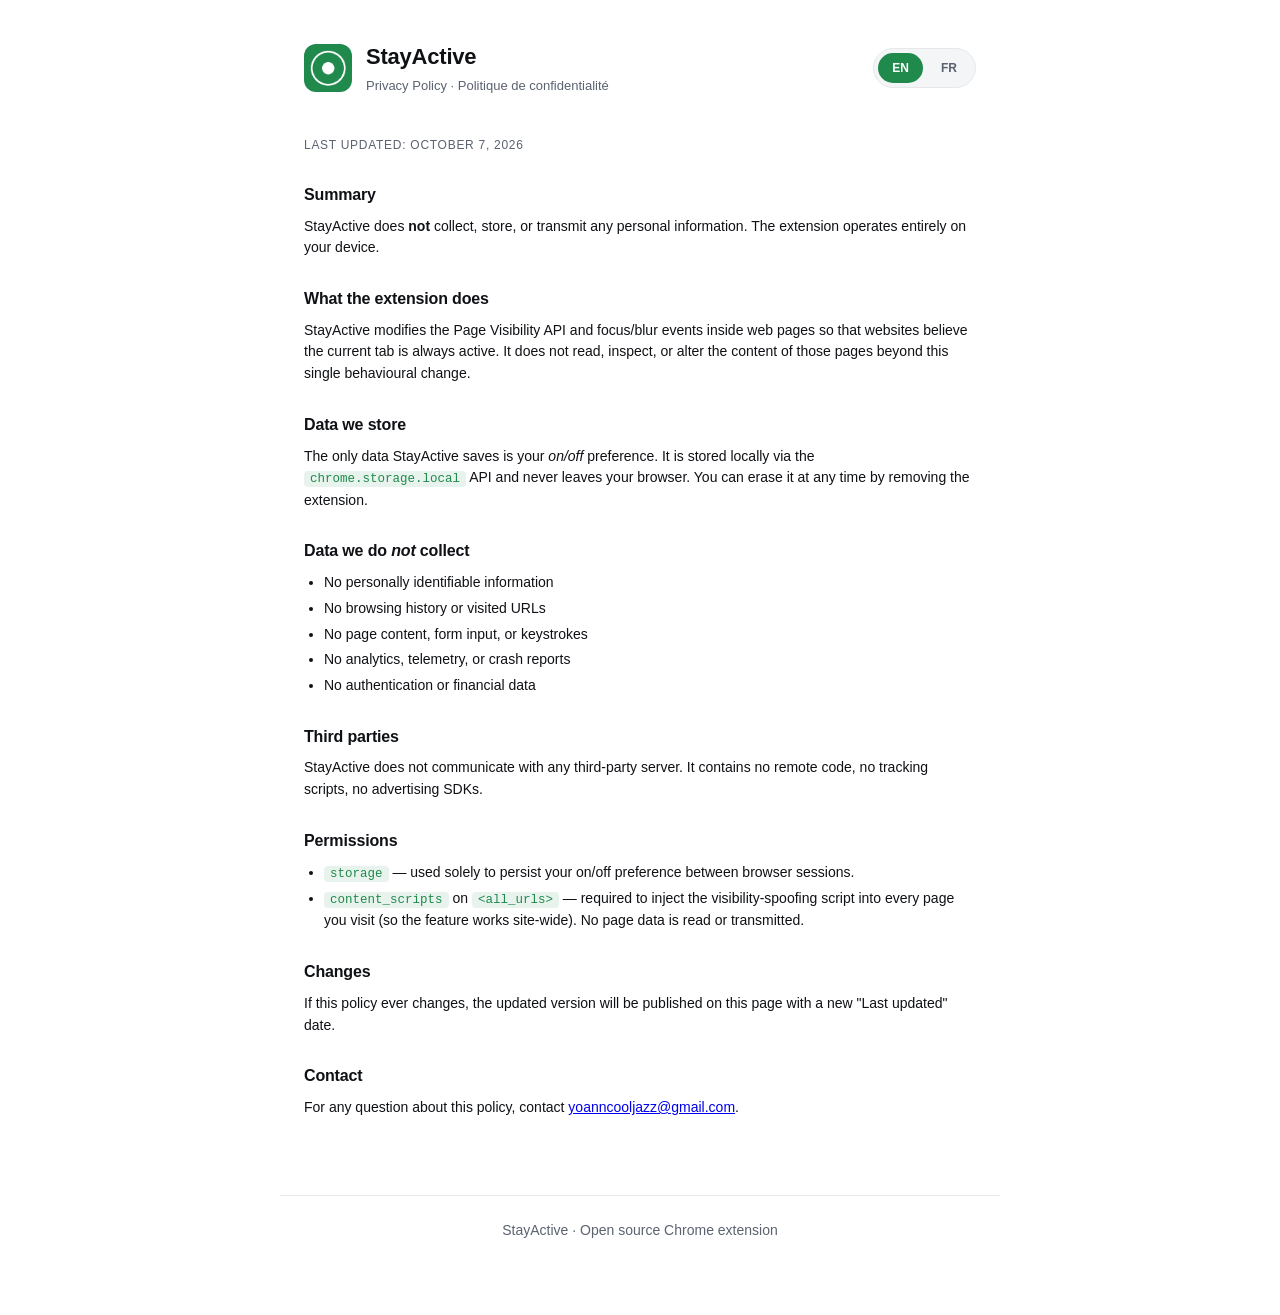
<file: docs/index.html>
<!DOCTYPE html>
<html lang="en">
  <head>
    <meta charset="utf-8" />
    <meta name="viewport" content="width=device-width, initial-scale=1" />
    <title>StayActive — Privacy Policy</title>
    <meta name="description" content="Privacy policy for the StayActive Chrome extension." />
    <link rel="icon" href="icon.png" type="image/png" />
    <link rel="stylesheet" href="style.css" />
  </head>
  <body>
    <header class="hero">
      <div class="brand">
        <img src="icon.png" alt="" width="48" height="48" />
        <div>
          <h1>StayActive</h1>
          <p>Privacy Policy · Politique de confidentialité</p>
        </div>
      </div>
      <nav class="lang">
        <a href="#en" data-lang="en" class="active">EN</a>
        <a href="#fr" data-lang="fr">FR</a>
      </nav>
    </header>

    <main>
      <section id="en" class="lang-section active" lang="en">
        <p class="meta">Last updated: <time datetime="2026-10-07">October 7, 2026</time></p>

        <h2>Summary</h2>
        <p>
          StayActive does <strong>not</strong> collect, store, or transmit any
          personal information. The extension operates entirely on your device.
        </p>

        <h2>What the extension does</h2>
        <p>
          StayActive modifies the Page Visibility API and focus/blur events
          inside web pages so that websites believe the current tab is always
          active. It does not read, inspect, or alter the content of those
          pages beyond this single behavioural change.
        </p>

        <h2>Data we store</h2>
        <p>
          The only data StayActive saves is your <em>on/off</em> preference.
          It is stored locally via the <code>chrome.storage.local</code> API
          and never leaves your browser. You can erase it at any time by
          removing the extension.
        </p>

        <h2>Data we do <em>not</em> collect</h2>
        <ul>
          <li>No personally identifiable information</li>
          <li>No browsing history or visited URLs</li>
          <li>No page content, form input, or keystrokes</li>
          <li>No analytics, telemetry, or crash reports</li>
          <li>No authentication or financial data</li>
        </ul>

        <h2>Third parties</h2>
        <p>
          StayActive does not communicate with any third-party server. It
          contains no remote code, no tracking scripts, no advertising SDKs.
        </p>

        <h2>Permissions</h2>
        <ul>
          <li>
            <code>storage</code> — used solely to persist your on/off
            preference between browser sessions.
          </li>
          <li>
            <code>content_scripts</code> on <code>&lt;all_urls&gt;</code> — required to
            inject the visibility-spoofing script into every page you visit
            (so the feature works site-wide). No page data is read or
            transmitted.
          </li>
        </ul>

        <h2>Changes</h2>
        <p>
          If this policy ever changes, the updated version will be published
          on this page with a new "Last updated" date.
        </p>

        <h2>Contact</h2>
        <p>
          For any question about this policy, contact
          <a href="mailto:yoanncooljazz@gmail.com">yoanncooljazz@gmail.com</a>.
        </p>
      </section>

      <section id="fr" class="lang-section" lang="fr">
        <p class="meta">Dernière mise à jour : <time datetime="2026-10-07">7 octobre 2026</time></p>

        <h2>Résumé</h2>
        <p>
          StayActive ne collecte, ne stocke et ne transmet
          <strong>aucune</strong> donnée personnelle. L'extension fonctionne
          intégralement sur votre appareil.
        </p>

        <h2>Ce que fait l'extension</h2>
        <p>
          StayActive modifie l'API Page Visibility et les évènements
          focus/blur à l'intérieur des pages web pour que celles-ci croient
          que l'onglet courant est toujours actif. Elle ne lit pas, n'inspecte
          pas et ne modifie pas le contenu des pages au-delà de cet
          ajustement comportemental.
        </p>

        <h2>Données conservées</h2>
        <p>
          La seule donnée enregistrée par StayActive est votre préférence
          <em>activé/désactivé</em>. Elle est stockée localement via l'API
          <code>chrome.storage.local</code> et ne quitte jamais votre
          navigateur. Vous pouvez l'effacer à tout moment en supprimant
          l'extension.
        </p>

        <h2>Données que nous <em>ne collectons pas</em></h2>
        <ul>
          <li>Aucune donnée personnelle identifiable</li>
          <li>Aucun historique de navigation ni URL visitée</li>
          <li>Aucun contenu de page, saisie de formulaire ou frappe clavier</li>
          <li>Aucune analytique, télémétrie ou rapport de crash</li>
          <li>Aucune donnée d'authentification ou financière</li>
        </ul>

        <h2>Tiers</h2>
        <p>
          StayActive ne communique avec aucun serveur tiers. Elle ne
          contient ni code distant, ni script de tracking, ni SDK
          publicitaire.
        </p>

        <h2>Permissions</h2>
        <ul>
          <li>
            <code>storage</code> — sert uniquement à mémoriser votre
            préférence activé/désactivé entre les sessions du navigateur.
          </li>
          <li>
            <code>content_scripts</code> sur <code>&lt;all_urls&gt;</code> — nécessaire
            pour injecter le script de masquage de la visibilité sur
            toutes les pages que vous visitez (afin que la fonctionnalité
            soit disponible partout). Aucune donnée de page n'est lue ni
            transmise.
          </li>
        </ul>

        <h2>Modifications</h2>
        <p>
          Si cette politique évolue, la version mise à jour sera publiée
          sur cette page avec une nouvelle date de "Dernière mise à jour".
        </p>

        <h2>Contact</h2>
        <p>
          Pour toute question relative à cette politique, contactez
          <a href="mailto:yoanncooljazz@gmail.com">yoanncooljazz@gmail.com</a>.
        </p>
      </section>
    </main>

    <footer>
      <p>StayActive · Open source Chrome extension</p>
    </footer>

    <script src="script.js"></script>
  </body>
</html>
</file>
<file: docs/style.css>
:root {
  --bg: #ffffff;
  --bg-soft: #f4f5f7;
  --fg: #0f1115;
  --fg-soft: #5b6270;
  --accent: #1f8a4c;
  --accent-soft: #1f8a4c1a;
  --border: #e6e8ec;
  color-scheme: light dark;
}

@media (prefers-color-scheme: dark) {
  :root {
    --bg: #16181d;
    --bg-soft: #1f2229;
    --fg: #f1f3f6;
    --fg-soft: #9aa1ad;
    --accent: #2ecc71;
    --accent-soft: #2ecc7122;
    --border: #2a2e36;
  }
}

* {
  box-sizing: border-box;
}

html,
body {
  margin: 0;
  padding: 0;
  background: var(--bg);
  color: var(--fg);
  font-family: -apple-system, BlinkMacSystemFont, "Segoe UI", "Inter", sans-serif;
  line-height: 1.55;
  -webkit-font-smoothing: antialiased;
}

.hero {
  max-width: 720px;
  margin: 0 auto;
  padding: 40px 24px 16px;
  display: flex;
  align-items: center;
  justify-content: space-between;
  gap: 16px;
  flex-wrap: wrap;
}

.brand {
  display: flex;
  align-items: center;
  gap: 14px;
}

.brand img {
  border-radius: 12px;
}

.brand h1 {
  margin: 0;
  font-size: 22px;
  letter-spacing: -0.01em;
}

.brand p {
  margin: 2px 0 0;
  font-size: 13px;
  color: var(--fg-soft);
}

.lang {
  display: flex;
  gap: 4px;
  background: var(--bg-soft);
  padding: 4px;
  border-radius: 999px;
  border: 1px solid var(--border);
}

.lang a {
  text-decoration: none;
  color: var(--fg-soft);
  padding: 6px 14px;
  border-radius: 999px;
  font-size: 12px;
  font-weight: 600;
  transition: background 0.15s, color 0.15s;
}

.lang a.active {
  background: var(--accent);
  color: #fff;
}

main {
  max-width: 720px;
  margin: 0 auto;
  padding: 24px;
}

.lang-section {
  display: none;
}

.lang-section.active {
  display: block;
}

.meta {
  font-size: 12px;
  color: var(--fg-soft);
  text-transform: uppercase;
  letter-spacing: 0.06em;
  margin: 0 0 24px;
}

h2 {
  font-size: 16px;
  margin: 28px 0 8px;
  letter-spacing: -0.01em;
}

p,
ul {
  margin: 0 0 12px;
  font-size: 14px;
}

ul {
  padding-left: 20px;
}

li {
  margin: 4px 0;
}

code {
  background: var(--accent-soft);
  color: var(--accent);
  padding: 1px 6px;
  border-radius: 4px;
  font-size: 12.5px;
  font-family: ui-monospace, SFMono-Regular, Menlo, Monaco, Consolas, monospace;
}

footer {
  max-width: 720px;
  margin: 40px auto;
  padding: 24px;
  text-align: center;
  border-top: 1px solid var(--border);
  color: var(--fg-soft);
  font-size: 12px;
}
</file>
